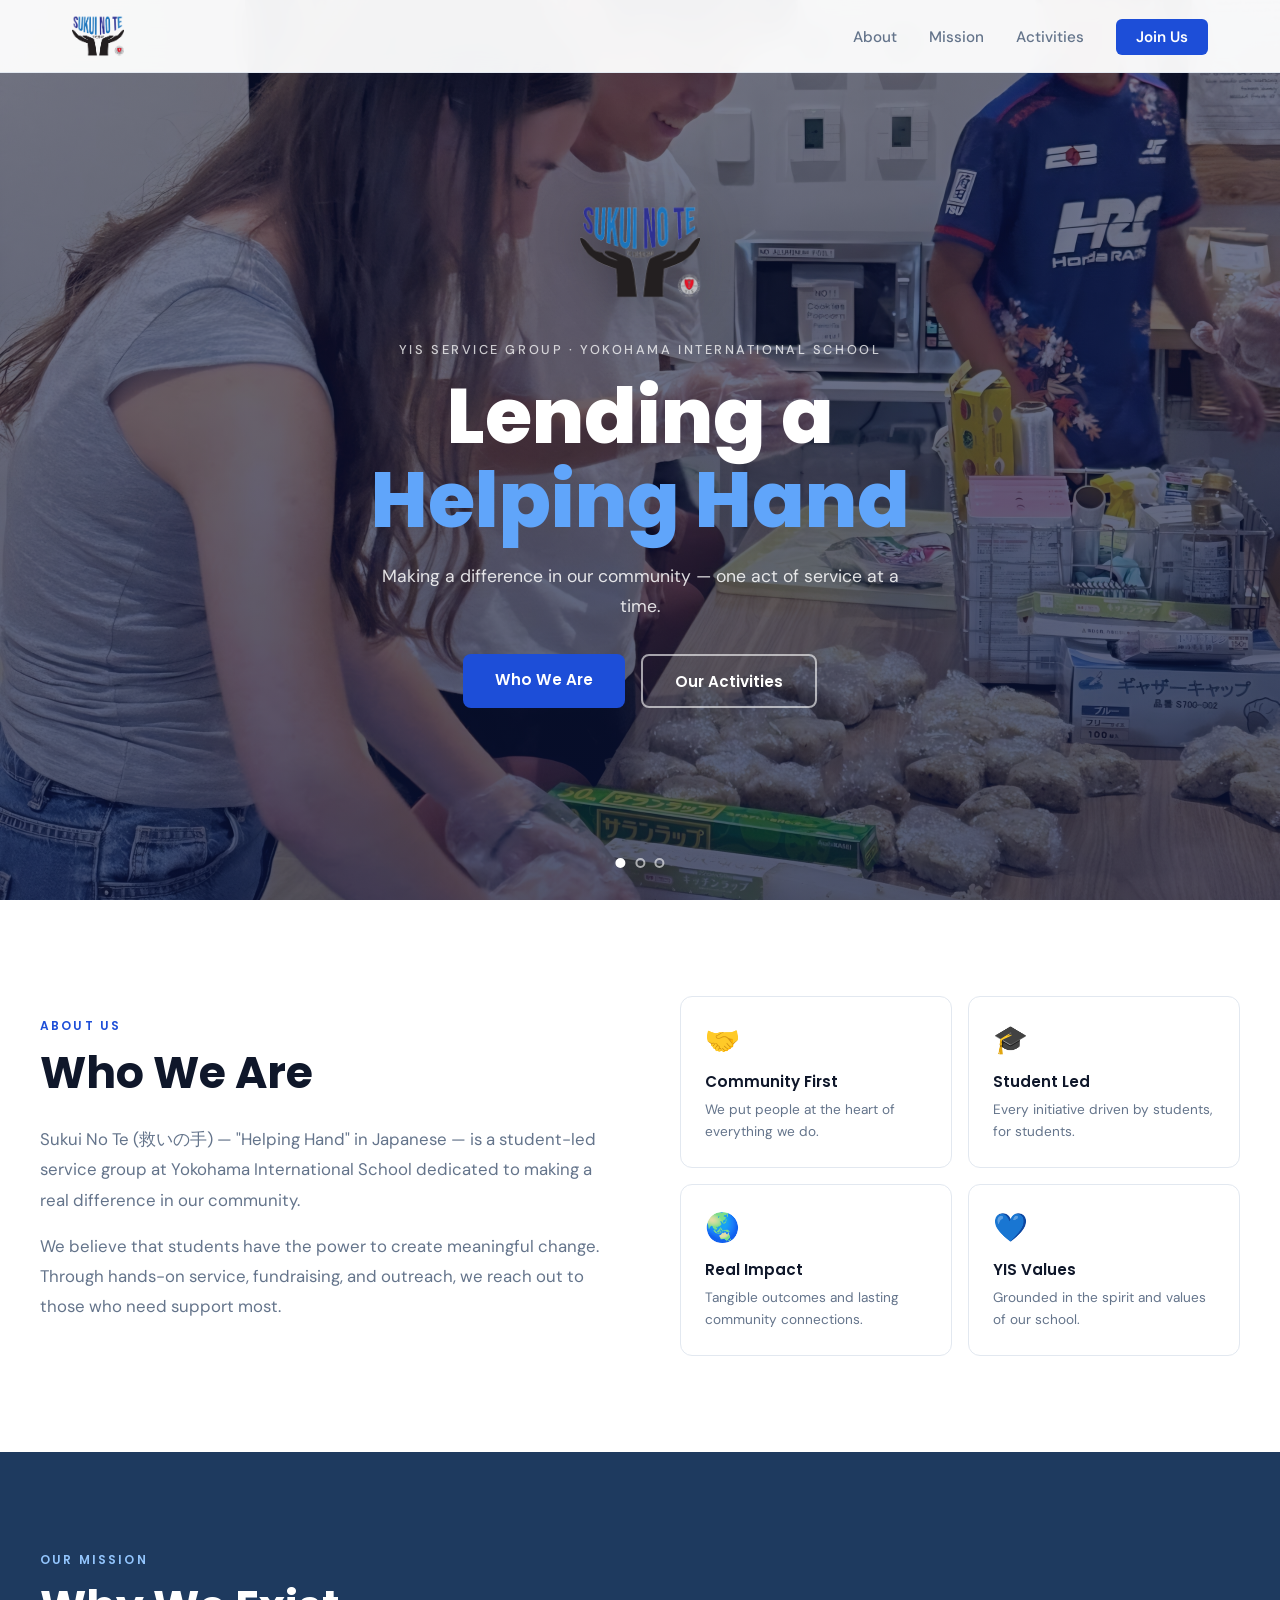
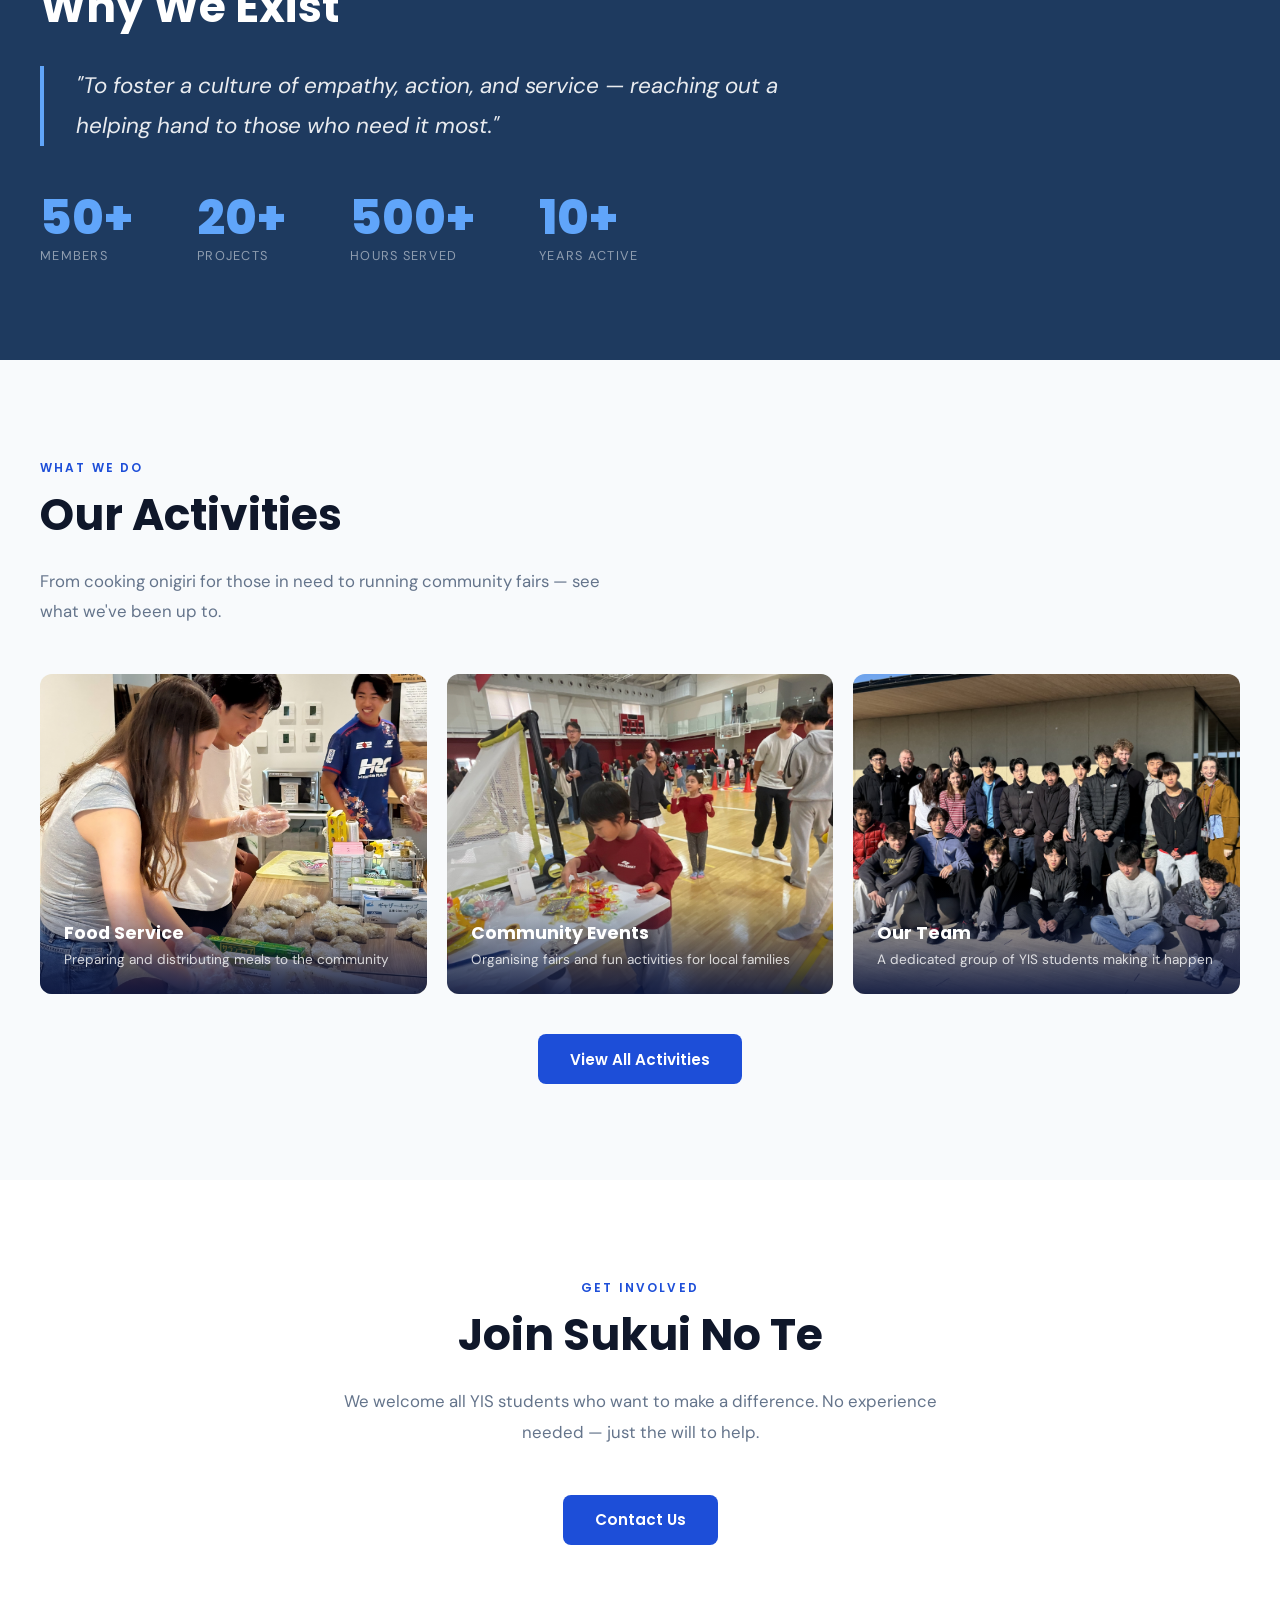
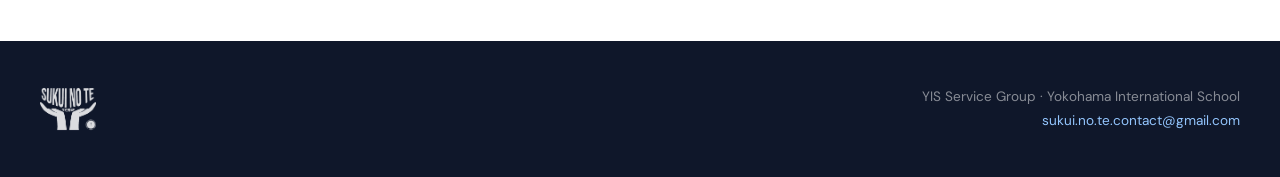
<file: index.html>
<!DOCTYPE html>
<html lang="en">
<head>
  <meta charset="UTF-8" />
  <meta name="viewport" content="width=device-width, initial-scale=1.0" />
  <title>Sukui No Te | 救いの手</title>
  <link rel="icon" type="image/png" href="images/logo.png" />
  <link rel="apple-touch-icon" href="images/logo.png" />
  <meta name="description" content="Sukui No Te (救いの手) — The Helping Hand. A student-led service group at Yokohama International School dedicated to making a positive impact in our community." />
  <meta property="og:title" content="Sukui No Te | 救いの手" />
  <meta property="og:description" content="The Helping Hand — a student-led service group at Yokohama International School." />
  <meta property="og:image" content="images/logo.png" />
  <link rel="stylesheet" href="style.css" />
  <link href="https://fonts.googleapis.com/css2?family=Poppins:wght@400;600;700;800&family=DM+Sans:wght@300;400;500&display=swap" rel="stylesheet" />
</head>
<body>

  <!-- NAVBAR -->
  <nav class="navbar">
    <div class="nav-inner">
      <a href="index.html" class="nav-logo">
        <img src="images/logo.png" alt="Sukui No Te" />
      </a>
      <ul class="nav-links">
        <li><a href="#about">About</a></li>
        <li><a href="#mission">Mission</a></li>
        <li><a href="activities.html">Activities</a></li>
        <li><a href="#join" class="nav-cta">Join Us</a></li>
      </ul>
      <button class="nav-toggle" onclick="toggleMenu()">
        <span></span><span></span><span></span>
      </button>
    </div>
    <ul class="nav-mobile" id="mobileMenu">
      <li><a href="#about" onclick="toggleMenu()">About</a></li>
      <li><a href="#mission" onclick="toggleMenu()">Mission</a></li>
      <li><a href="activities.html">Activities</a></li>
      <li><a href="#join" onclick="toggleMenu()">Join Us</a></li>
    </ul>
  </nav>

  <!-- HERO SLIDESHOW -->
  <section class="hero">
    <div class="slides">
      <div class="slide active" style="background-image: url('images/hero1.jpg')"></div>
      <div class="slide" style="background-image: url('images/hero2.jpg')"></div>
      <div class="slide" style="background-image: url('images/hero3.jpg')"></div>
    </div>
    <div class="hero-overlay"></div>
    <div class="hero-content">
      <img src="images/logo.png" alt="Sukui No Te Logo" class="hero-logo" />
      <p class="hero-tag">YIS Service Group · Yokohama International School</p>
      <h1>Lending a<br /><span>Helping Hand</span></h1>
      <p class="hero-sub">Making a difference in our community — one act of service at a time.</p>
      <div class="hero-btns">
        <a href="#about" class="btn-primary">Who We Are</a>
        <a href="activities.html" class="btn-outline">Our Activities</a>
      </div>
    </div>
    <div class="slide-dots">
      <button class="dot active" onclick="goToSlide(0)"></button>
      <button class="dot" onclick="goToSlide(1)"></button>
      <button class="dot" onclick="goToSlide(2)"></button>
    </div>
  </section>

  <!-- ABOUT -->
  <section id="about" class="section">
    <div class="container">
      <div class="about-grid">
        <div class="about-text">
          <span class="label">About Us</span>
          <h2>Who We Are</h2>
          <p>Sukui No Te (救いの手) — "Helping Hand" in Japanese — is a student-led service group at Yokohama International School dedicated to making a real difference in our community.</p>
          <p>We believe that students have the power to create meaningful change. Through hands-on service, fundraising, and outreach, we reach out to those who need support most.</p>
        </div>
        <div class="about-cards">
          <div class="mini-card">
            <div class="mini-icon">🤝</div>
            <h3>Community First</h3>
            <p>We put people at the heart of everything we do.</p>
          </div>
          <div class="mini-card">
            <div class="mini-icon">🎓</div>
            <h3>Student Led</h3>
            <p>Every initiative driven by students, for students.</p>
          </div>
          <div class="mini-card">
            <div class="mini-icon">🌏</div>
            <h3>Real Impact</h3>
            <p>Tangible outcomes and lasting community connections.</p>
          </div>
          <div class="mini-card">
            <div class="mini-icon">💙</div>
            <h3>YIS Values</h3>
            <p>Grounded in the spirit and values of our school.</p>
          </div>
        </div>
      </div>
    </div>
  </section>

  <!-- MISSION -->
  <section id="mission" class="section section-blue">
    <div class="container">
      <span class="label light">Our Mission</span>
      <h2 class="light">Why We Exist</h2>
      <blockquote>
        "To foster a culture of empathy, action, and service — reaching out a helping hand to those who need it most."
      </blockquote>
      <div class="stats">
        <div class="stat">
          <span class="stat-num">50+</span>
          <span class="stat-label">Members</span>
        </div>
        <div class="stat">
          <span class="stat-num">20+</span>
          <span class="stat-label">Projects</span>
        </div>
        <div class="stat">
          <span class="stat-num">500+</span>
          <span class="stat-label">Hours Served</span>
        </div>
        <div class="stat">
          <span class="stat-num">10+</span>
          <span class="stat-label">Years Active</span>
        </div>
      </div>
    </div>
  </section>

  <!-- ACTIVITIES PREVIEW -->
  <section id="activities" class="section section-light">
    <div class="container">
      <span class="label">What We Do</span>
      <h2>Our Activities</h2>
      <p class="section-desc">From cooking onigiri for those in need to running community fairs — see what we've been up to.</p>
      <div class="activity-preview-grid">
        <div class="activity-card" style="background-image: url('images/hero1.jpg')">
          <div class="activity-card-overlay">
            <h3>Food Service</h3>
            <p>Preparing and distributing meals to the community</p>
          </div>
        </div>
        <div class="activity-card" style="background-image: url('images/hero2.jpg')">
          <div class="activity-card-overlay">
            <h3>Community Events</h3>
            <p>Organising fairs and fun activities for local families</p>
          </div>
        </div>
        <div class="activity-card" style="background-image: url('images/hero3.jpg')">
          <div class="activity-card-overlay">
            <h3>Our Team</h3>
            <p>A dedicated group of YIS students making it happen</p>
          </div>
        </div>
      </div>
      <div class="center" style="margin-top: 2.5rem;">
        <a href="activities.html" class="btn-primary">View All Activities</a>
      </div>
    </div>
  </section>

  <!-- JOIN -->
  <section id="join" class="section">
    <div class="container center">
      <span class="label">Get Involved</span>
      <h2>Join Sukui No Te</h2>
      <p class="section-desc">We welcome all YIS students who want to make a difference. No experience needed — just the will to help.</p>
      <a href="mailto:sukui.no.te.contact@gmail.com" class="btn-primary">Contact Us</a>
    </div>
  </section>

  <!-- FOOTER -->
  <footer class="footer">
    <div class="container footer-inner">
      <img src="images/logo.png" alt="Sukui No Te" class="footer-logo" />
      <div class="footer-right">
        <p>YIS Service Group · Yokohama International School</p>
        <a href="mailto:sukui.no.te.contact@gmail.com">sukui.no.te.contact@gmail.com</a>
      </div>
    </div>
  </footer>

  <script>
    let current = 0;
    const slides = document.querySelectorAll('.slide');
    const dots = document.querySelectorAll('.dot');

    function goToSlide(n) {
      slides[current].classList.remove('active');
      dots[current].classList.remove('active');
      current = n;
      slides[current].classList.add('active');
      dots[current].classList.add('active');
    }

    setInterval(() => goToSlide((current + 1) % slides.length), 5000);

    function toggleMenu() {
      document.getElementById('mobileMenu').classList.toggle('open');
    }
  </script>
</body>
</html>
</file>
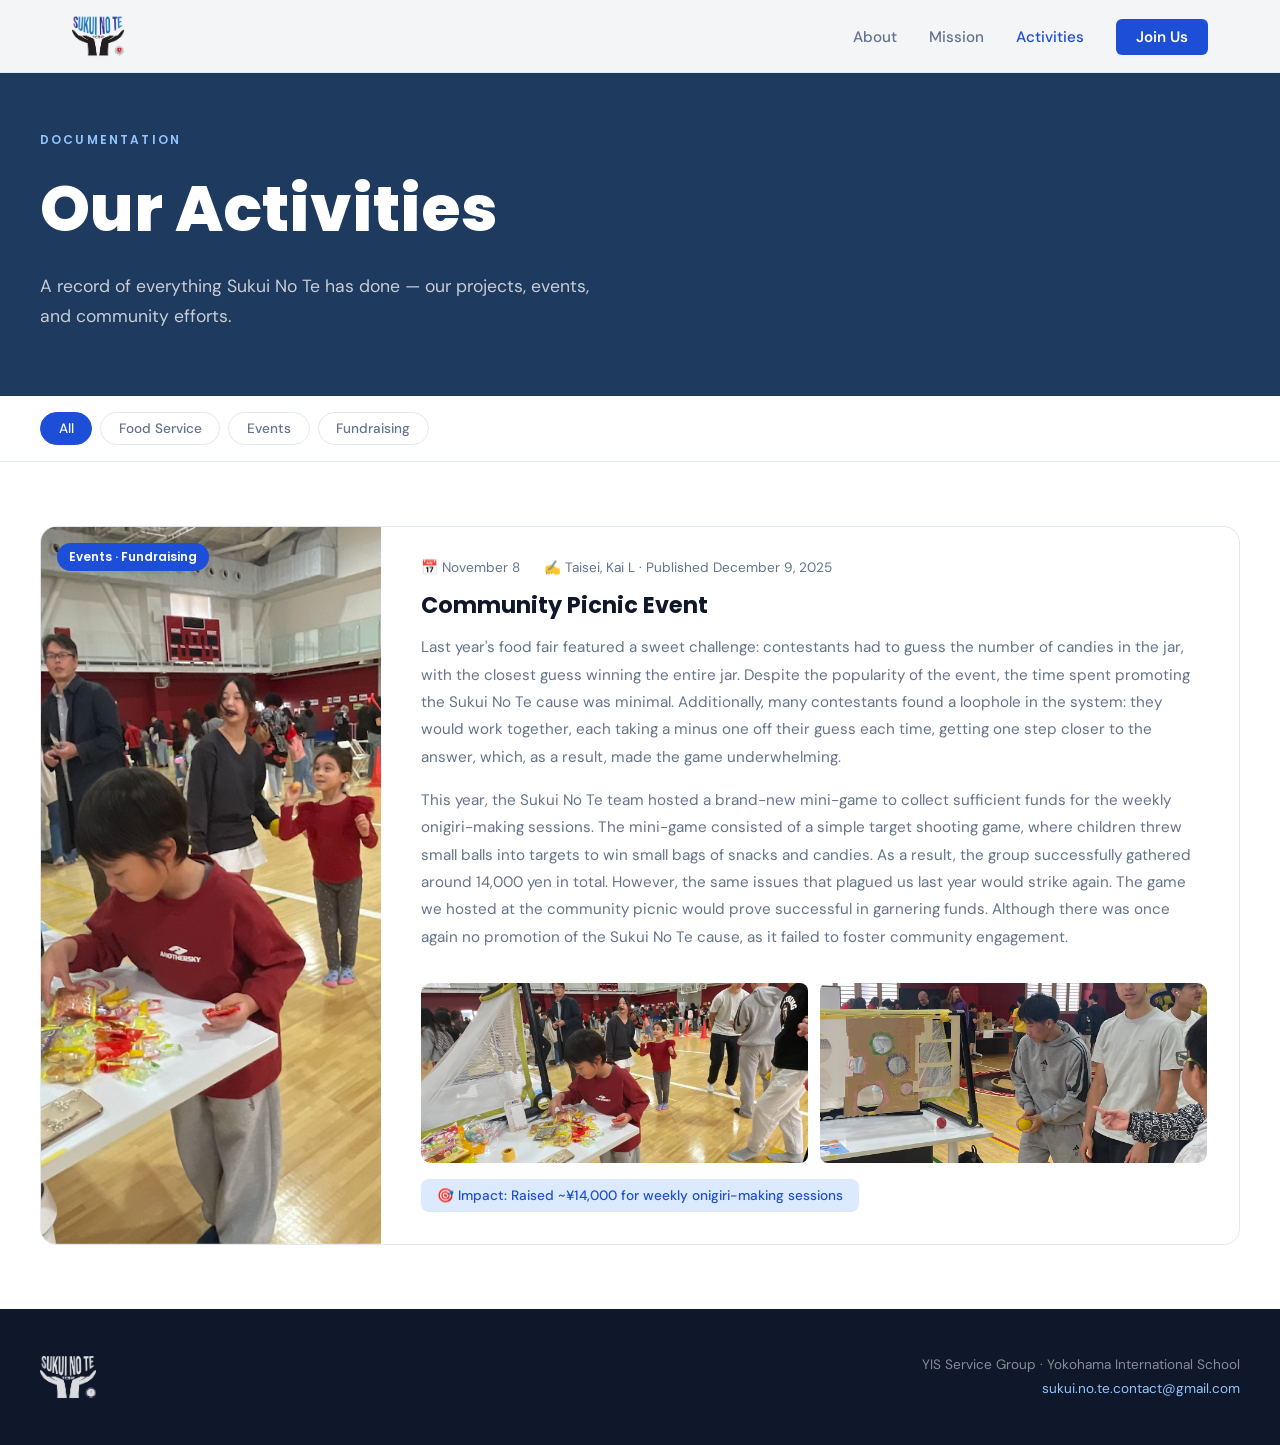
<file: activities.html>
<!DOCTYPE html>
<html lang="en">
<head>
  <meta charset="UTF-8" />
  <meta name="viewport" content="width=device-width, initial-scale=1.0" />
  <title>Activities | Sukui No Te</title>
  <link rel="icon" type="image/png" href="images/logo.png" />
  <link rel="apple-touch-icon" href="images/logo.png" />
  <meta name="description" content="Activities and projects by Sukui No Te — the YIS student service group." />
  <link rel="stylesheet" href="style.css" />
  <link rel="stylesheet" href="activities.css" />
  <link href="https://fonts.googleapis.com/css2?family=Poppins:wght@400;600;700;800&family=DM+Sans:wght@300;400;500&display=swap" rel="stylesheet" />
</head>
<body>

  <!-- NAVBAR -->
  <nav class="navbar">
    <div class="nav-inner">
      <a href="index.html" class="nav-logo">
        <img src="images/logo.png" alt="Sukui No Te" />
      </a>
      <ul class="nav-links">
        <li><a href="index.html#about">About</a></li>
        <li><a href="index.html#mission">Mission</a></li>
        <li><a href="activities.html" style="color: var(--blue);">Activities</a></li>
        <li><a href="index.html#join" class="nav-cta">Join Us</a></li>
      </ul>
      <button class="nav-toggle" onclick="toggleMenu()">
        <span></span><span></span><span></span>
      </button>
    </div>
    <ul class="nav-mobile" id="mobileMenu">
      <li><a href="index.html#about">About</a></li>
      <li><a href="index.html#mission">Mission</a></li>
      <li><a href="activities.html">Activities</a></li>
      <li><a href="index.html#join">Join Us</a></li>
    </ul>
  </nav>

  <!-- PAGE HEADER -->
  <header class="page-header">
    <div class="container">
      <span class="label light">Documentation</span>
      <h1>Our Activities</h1>
      <p>A record of everything Sukui No Te has done — our projects, events, and community efforts.</p>
    </div>
  </header>

  <!-- FILTER BAR -->
  <div class="filter-bar">
    <div class="container">
      <button class="filter-btn active" onclick="filterActivities('all', this)">All</button>
      <button class="filter-btn" onclick="filterActivities('food', this)">Food Service</button>
      <button class="filter-btn" onclick="filterActivities('events', this)">Events</button>
      <button class="filter-btn" onclick="filterActivities('fundraising', this)">Fundraising</button>
    </div>
  </div>

  <!-- ACTIVITIES GRID -->
  <main class="activities-main">
    <div class="container">

      <div class="activities-grid">

        <div class="activity-entry" data-category="events fundraising">
          <div class="activity-img">
            <img src="images/picnic1.png" alt="Community Picnic Event" />
            <span class="activity-tag">Events · Fundraising</span>
          </div>
          <div class="activity-body">
            <div class="activity-meta">
              <span class="activity-date">📅 November 8</span>
              <span class="activity-members">✍️ Taisei, Kai L · Published December 9, 2025</span>
            </div>
            <h3>Community Picnic Event</h3>
            <p>Last year's food fair featured a sweet challenge: contestants had to guess the number of candies in the jar, with the closest guess winning the entire jar. Despite the popularity of the event, the time spent promoting the Sukui No Te cause was minimal. Additionally, many contestants found a loophole in the system: they would work together, each taking a minus one off their guess each time, getting one step closer to the answer, which, as a result, made the game underwhelming.</p>
            <p>This year, the Sukui No Te team hosted a brand-new mini-game to collect sufficient funds for the weekly onigiri-making sessions. The mini-game consisted of a simple target shooting game, where children threw small balls into targets to win small bags of snacks and candies. As a result, the group successfully gathered around 14,000 yen in total. However, the same issues that plagued us last year would strike again. The game we hosted at the community picnic would prove successful in garnering funds. Although there was once again no promotion of the Sukui No Te cause, as it failed to foster community engagement.</p>
            <div class="activity-photo-gallery">
              <img src="images/picnic1.png" alt="Children at the candy table" />
              <img src="images/picnic2.jpg" alt="Students running the target shooting game" />
            </div>
            <div class="activity-impact">
              <span>🎯 Impact: Raised ~¥14,000 for weekly onigiri-making sessions</span>
            </div>
          </div>
        </div>

      </div>

      <!--
        ═══════════════════════════════════════════════════
        ACTIVITY CARD TEMPLATE — copy and fill in when ready
        ═══════════════════════════════════════════════════

        <div class="activity-entry" data-category="food">
          <div class="activity-img">
            <img src="images/activity-name.jpg" alt="Activity name" />
            <span class="activity-tag">Food Service</span>
          </div>
          <div class="activity-body">
            <div class="activity-meta">
              <span class="activity-date">📅 Month Year</span>
              <span class="activity-members">👥 X members</span>
            </div>
            <h3>Activity Title</h3>
            <p>Description of what we did, who we helped, and the impact we made.</p>
            <div class="activity-impact">
              <span>🎯 Impact: description here</span>
            </div>
          </div>
        </div>

        data-category options: food | events | fundraising
        ═══════════════════════════════════════════════════
      -->

    </div>
  </main>

  <!-- FOOTER -->
  <footer class="footer">
    <div class="container footer-inner">
      <img src="images/logo.png" alt="Sukui No Te" class="footer-logo" />
      <div class="footer-right">
        <p>YIS Service Group · Yokohama International School</p>
        <a href="mailto:sukui.no.te.contact@gmail.com">sukui.no.te.contact@gmail.com</a>
      </div>
    </div>
  </footer>

  <script>
    function toggleMenu() {
      document.getElementById('mobileMenu').classList.toggle('open');
    }

    function filterActivities(category, btn) {
      document.querySelectorAll('.filter-btn').forEach(b => b.classList.remove('active'));
      btn.classList.add('active');
      document.querySelectorAll('.activity-entry').forEach(card => {
        const cats = card.dataset.category ? card.dataset.category.split(' ') : [];
        card.style.display = (category === 'all' || cats.includes(category)) ? 'grid' : 'none';
      });
    }
  </script>
</body>
</html>
</file>
<file: style.css>
*, *::before, *::after { box-sizing: border-box; margin: 0; padding: 0; }

:root {
  --blue: #1d4ed8;
  --blue-dark: #1e3a5f;
  --blue-light: #dbeafe;
  --white: #ffffff;
  --off-white: #f8fafc;
  --light: #f1f5f9;
  --text: #0f172a;
  --muted: #64748b;
  --border: #e2e8f0;
}

html { scroll-behavior: smooth; }
body { font-family: 'DM Sans', sans-serif; color: var(--text); background: var(--white); overflow-x: hidden; }

/* ── NAVBAR ── */
.navbar {
  position: fixed; top: 0; left: 0; right: 0; z-index: 100;
  background: rgba(255,255,255,0.95);
  backdrop-filter: blur(12px);
  border-bottom: 1px solid var(--border);
}
.nav-inner {
  max-width: 1200px; margin: 0 auto; padding: 0 2rem;
  height: 72px; display: flex; align-items: center; justify-content: space-between;
}
.nav-logo img { height: 52px; width: auto; display: block; }
.nav-links { display: flex; gap: 2rem; list-style: none; align-items: center; }
.nav-links a { text-decoration: none; font-size: 0.95rem; font-weight: 500; color: var(--muted); transition: color 0.2s; }
.nav-links a:hover { color: var(--blue); }
.nav-cta {
  background: var(--blue); color: var(--white) !important;
  padding: 0.5rem 1.25rem; border-radius: 6px; font-weight: 600 !important;
  transition: background 0.2s !important;
}
.nav-cta:hover { background: var(--blue-dark) !important; }
.nav-toggle { display: none; flex-direction: column; gap: 5px; background: none; border: none; cursor: pointer; padding: 4px; }
.nav-toggle span { display: block; width: 24px; height: 2px; background: var(--text); border-radius: 2px; }
.nav-mobile { display: none; list-style: none; background: var(--white); border-top: 1px solid var(--border); padding: 1rem 2rem; flex-direction: column; gap: 1rem; }
.nav-mobile.open { display: flex; }
.nav-mobile a { text-decoration: none; font-size: 1rem; font-weight: 500; color: var(--text); }

/* ── HERO ── */
.hero { position: relative; height: 100vh; min-height: 600px; display: flex; align-items: center; justify-content: center; overflow: hidden; }

.slides { position: absolute; inset: 0; }
.slide {
  position: absolute; inset: 0;
  background-size: cover; background-position: center;
  opacity: 0; transition: opacity 1s ease;
}
.slide.active { opacity: 1; }

.hero-overlay {
  position: absolute; inset: 0;
  background: linear-gradient(to bottom, rgba(10,20,60,0.55) 0%, rgba(10,20,60,0.7) 100%);
  z-index: 1;
}

.hero-content {
  position: relative; z-index: 2;
  text-align: center; color: var(--white);
  padding: 2rem; max-width: 800px;
}
.hero-logo { height: 120px; width: auto; margin-bottom: 1.5rem; filter: drop-shadow(0 4px 24px rgba(0,0,0,0.4)); }
.hero-tag { font-size: 0.8rem; letter-spacing: 0.2em; text-transform: uppercase; color: rgba(255,255,255,0.75); margin-bottom: 1rem; font-weight: 500; }
.hero-content h1 { font-family: 'Poppins', sans-serif; font-size: clamp(2.5rem, 6vw, 5rem); font-weight: 800; line-height: 1.1; margin-bottom: 1.25rem; }
.hero-content h1 span { color: #60a5fa; }
.hero-sub { font-size: 1.1rem; color: rgba(255,255,255,0.85); max-width: 520px; margin: 0 auto 2rem; line-height: 1.7; }
.hero-btns { display: flex; gap: 1rem; justify-content: center; flex-wrap: wrap; }

.btn-primary {
  display: inline-block; padding: 0.85rem 2rem;
  background: var(--blue); color: var(--white);
  text-decoration: none; font-weight: 600; font-size: 0.95rem;
  border-radius: 8px; transition: background 0.2s, transform 0.2s;
  font-family: 'Poppins', sans-serif;
}
.btn-primary:hover { background: var(--blue-dark); transform: translateY(-2px); }

.btn-outline {
  display: inline-block; padding: 0.85rem 2rem;
  background: transparent; color: var(--white);
  border: 2px solid rgba(255,255,255,0.6);
  text-decoration: none; font-weight: 600; font-size: 0.95rem;
  border-radius: 8px; transition: all 0.2s;
  font-family: 'Poppins', sans-serif;
}
.btn-outline:hover { background: rgba(255,255,255,0.15); border-color: white; transform: translateY(-2px); }

.slide-dots { position: absolute; bottom: 2rem; left: 50%; transform: translateX(-50%); z-index: 3; display: flex; gap: 0.6rem; }
.dot { width: 10px; height: 10px; border-radius: 50%; border: 2px solid rgba(255,255,255,0.6); background: transparent; cursor: pointer; transition: all 0.2s; }
.dot.active { background: white; border-color: white; }

/* ── SECTIONS ── */
.section { padding: 6rem 2rem; }
.section-blue { background: var(--blue-dark); }
.section-light { background: var(--off-white); }
.container { max-width: 1200px; margin: 0 auto; }
.center { text-align: center; }

.label {
  display: inline-block; font-size: 0.75rem; font-weight: 600;
  letter-spacing: 0.18em; text-transform: uppercase;
  color: var(--blue); margin-bottom: 0.75rem;
  font-family: 'Poppins', sans-serif;
}
.label.light { color: #93c5fd; }

h2 {
  font-family: 'Poppins', sans-serif;
  font-size: clamp(1.8rem, 3.5vw, 2.75rem);
  font-weight: 700; line-height: 1.2; margin-bottom: 1.5rem;
}
h2.light { color: var(--white); }

.section-desc { font-size: 1.05rem; color: var(--muted); max-width: 600px; line-height: 1.8; margin-bottom: 3rem; }
.center .section-desc { margin-left: auto; margin-right: auto; }

/* ── ABOUT ── */
.about-grid { display: grid; grid-template-columns: 1fr 1fr; gap: 5rem; align-items: center; }
.about-text p { color: var(--muted); line-height: 1.8; margin-bottom: 1rem; font-size: 1.05rem; }
.about-cards { display: grid; grid-template-columns: 1fr 1fr; gap: 1rem; }
.mini-card {
  background: var(--white); border: 1px solid var(--border);
  border-radius: 12px; padding: 1.5rem;
  transition: transform 0.2s, box-shadow 0.2s;
}
.mini-card:hover { transform: translateY(-4px); box-shadow: 0 8px 24px rgba(0,0,0,0.08); }
.mini-icon { font-size: 1.75rem; margin-bottom: 0.75rem; }
.mini-card h3 { font-family: 'Poppins', sans-serif; font-size: 0.95rem; font-weight: 600; margin-bottom: 0.4rem; }
.mini-card p { font-size: 0.85rem; color: var(--muted); line-height: 1.6; }

/* ── MISSION ── */
.section-blue .label { color: #93c5fd; }
blockquote {
  font-size: clamp(1.1rem, 2vw, 1.4rem); font-style: italic;
  color: rgba(255,255,255,0.9); border-left: 4px solid #60a5fa;
  padding-left: 2rem; margin: 2rem 0 3rem; max-width: 760px; line-height: 1.8;
  font-family: 'DM Sans', sans-serif;
}
.stats { display: flex; gap: 4rem; flex-wrap: wrap; }
.stat { display: flex; flex-direction: column; }
.stat-num { font-family: 'Poppins', sans-serif; font-size: 3rem; font-weight: 800; color: #60a5fa; line-height: 1; }
.stat-label { font-size: 0.8rem; letter-spacing: 0.1em; text-transform: uppercase; color: rgba(255,255,255,0.5); margin-top: 0.3rem; }

/* ── ACTIVITY CARDS ── */
.activity-preview-grid { display: grid; grid-template-columns: repeat(3, 1fr); gap: 1.25rem; }
.activity-card {
  position: relative; height: 320px; border-radius: 12px;
  background-size: cover; background-position: center;
  overflow: hidden; cursor: pointer;
  transition: transform 0.3s;
}
.activity-card:hover { transform: scale(1.02); }
.activity-card-overlay {
  position: absolute; bottom: 0; left: 0; right: 0;
  background: linear-gradient(to top, rgba(10,20,60,0.9) 0%, transparent 100%);
  padding: 2rem 1.5rem 1.5rem;
  color: white;
}
.activity-card-overlay h3 { font-family: 'Poppins', sans-serif; font-size: 1.1rem; font-weight: 700; margin-bottom: 0.25rem; }
.activity-card-overlay p { font-size: 0.85rem; color: rgba(255,255,255,0.8); line-height: 1.5; }

/* ── FOOTER ── */
.footer { background: var(--text); padding: 2.5rem 2rem; }
.footer-inner { display: flex; align-items: center; justify-content: space-between; gap: 2rem; flex-wrap: wrap; }
.footer-logo { height: 56px; width: auto; filter: brightness(0) invert(1); opacity: 0.85; }
.footer-right { text-align: right; }
.footer-right p { font-size: 0.85rem; color: rgba(255,255,255,0.5); margin-bottom: 0.25rem; }
.footer-right a { font-size: 0.85rem; color: #93c5fd; text-decoration: none; }
.footer-right a:hover { text-decoration: underline; }

/* ── RESPONSIVE ── */
@media (max-width: 900px) {
  .about-grid { grid-template-columns: 1fr; gap: 3rem; }
  .activity-preview-grid { grid-template-columns: 1fr; }
  .stats { gap: 2.5rem; }
}
@media (max-width: 640px) {
  .nav-links { display: none; }
  .nav-toggle { display: flex; }
  .hero-logo { height: 90px; }
  .footer-inner { flex-direction: column; text-align: center; }
  .footer-right { text-align: center; }
  .about-cards { grid-template-columns: 1fr; }
}
</file>
<file: activities.css>
/* ── PAGE HEADER ── */
.page-header {
  background: var(--blue-dark);
  padding: 8rem 2rem 4rem;
  color: white;
}
.page-header h1 {
  font-family: 'Poppins', sans-serif;
  font-size: clamp(2.5rem, 5vw, 4rem);
  font-weight: 800;
  color: white;
  margin-bottom: 1rem;
}
.page-header p {
  font-size: 1.1rem;
  color: rgba(255,255,255,0.75);
  max-width: 580px;
  line-height: 1.7;
}

/* ── FILTER BAR ── */
.filter-bar {
  background: var(--white);
  border-bottom: 1px solid var(--border);
  padding: 1rem 2rem;
  position: sticky;
  top: 72px;
  z-index: 50;
}
.filter-bar .container { display: flex; gap: 0.5rem; flex-wrap: wrap; }
.filter-btn {
  padding: 0.45rem 1.1rem;
  border-radius: 999px;
  border: 1.5px solid var(--border);
  background: var(--white);
  color: var(--muted);
  font-size: 0.85rem;
  font-weight: 500;
  cursor: pointer;
  transition: all 0.2s;
  font-family: 'DM Sans', sans-serif;
}
.filter-btn:hover { border-color: var(--blue); color: var(--blue); }
.filter-btn.active { background: var(--blue); border-color: var(--blue); color: white; }

/* ── MAIN ── */
.activities-main { padding: 4rem 2rem; min-height: 60vh; }

/* ── COMING SOON ── */
.coming-soon {
  text-align: center;
  padding: 5rem 2rem;
  max-width: 560px;
  margin: 0 auto;
}
.coming-soon-icon { font-size: 4rem; margin-bottom: 1.5rem; }
.coming-soon h2 {
  font-family: 'Poppins', sans-serif;
  font-size: 1.75rem;
  font-weight: 700;
  margin-bottom: 1rem;
}
.coming-soon p {
  color: var(--muted);
  line-height: 1.8;
  margin-bottom: 2rem;
  font-size: 1.05rem;
}

/* ── ACTIVITY CARDS (for future use) ── */
.activities-grid { display: flex; flex-direction: column; gap: 2rem; }
.activity-entry {
  display: grid;
  grid-template-columns: 340px 1fr;
  gap: 2.5rem;
  background: var(--white);
  border: 1px solid var(--border);
  border-radius: 16px;
  overflow: hidden;
  transition: box-shadow 0.2s;
}
.activity-entry:hover { box-shadow: 0 8px 32px rgba(0,0,0,0.08); }
.activity-img { position: relative; }
.activity-img img { width: 100%; height: 100%; object-fit: cover; display: block; }
.activity-tag {
  position: absolute; top: 1rem; left: 1rem;
  background: var(--blue); color: white;
  font-size: 0.75rem; font-weight: 600;
  padding: 0.3rem 0.75rem; border-radius: 999px;
  font-family: 'Poppins', sans-serif;
}
.activity-body { padding: 2rem 2rem 2rem 0; display: flex; flex-direction: column; justify-content: center; }
.activity-meta { display: flex; gap: 1.5rem; margin-bottom: 0.75rem; }
.activity-meta span { font-size: 0.85rem; color: var(--muted); }
.activity-body h3 {
  font-family: 'Poppins', sans-serif;
  font-size: 1.4rem; font-weight: 700;
  margin-bottom: 0.75rem;
}
.activity-body p { color: var(--muted); line-height: 1.8; margin-bottom: 1rem; font-size: 0.95rem; }
.activity-impact {
  display: inline-flex; align-items: center;
  background: var(--blue-light); color: var(--blue);
  font-size: 0.85rem; font-weight: 500;
  padding: 0.5rem 1rem; border-radius: 8px;
  width: fit-content;
}

/* ── PHOTO GALLERY ── */
.activity-photo-gallery {
  display: grid;
  grid-template-columns: 1fr 1fr;
  gap: 0.75rem;
  margin: 1rem 0;
  border-radius: 10px;
  overflow: hidden;
}
.activity-photo-gallery img {
  width: 100%;
  height: 180px;
  object-fit: cover;
  border-radius: 8px;
}

@media (max-width: 768px) {
  .activity-entry { grid-template-columns: 1fr; }
  .activity-img { height: 220px; }
  .activity-body { padding: 1.5rem; }
}
</file>
